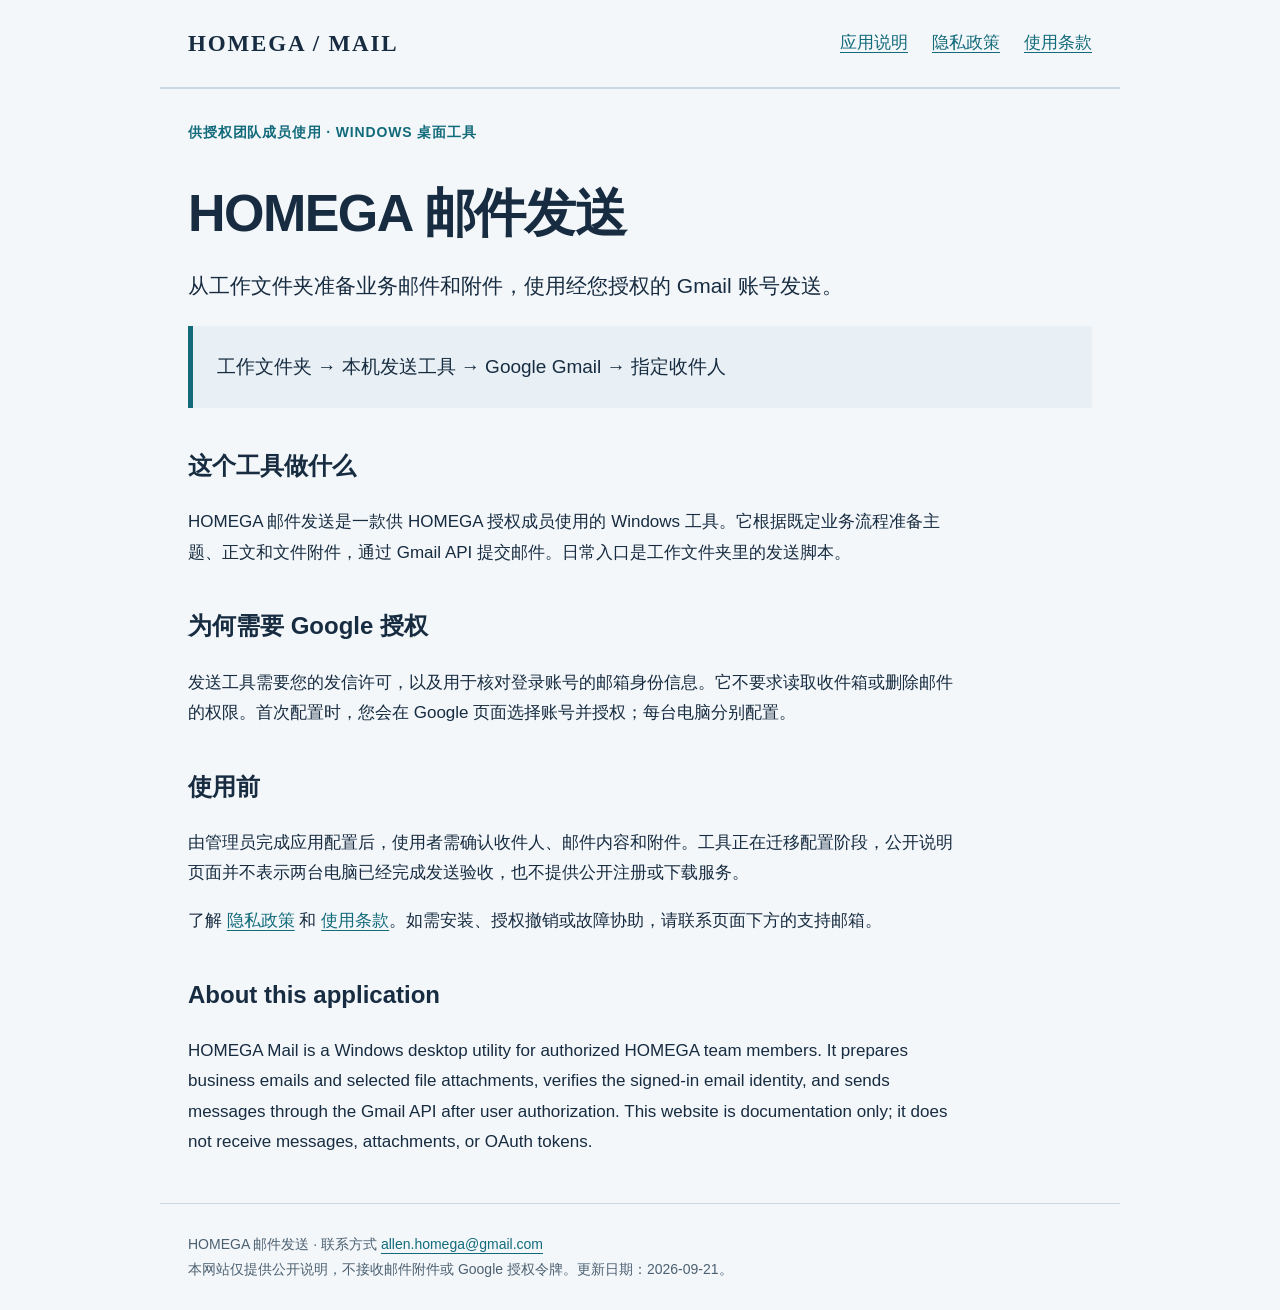
<file: index.html>
<!doctype html><html lang="zh-CN"><head><meta name="google-site-verification" content="NMiFF1-9xIgGUfxVZvM3l1IGbUDiIa9Oh_DbdNuP3Os" /><meta charset="utf-8"><meta name="viewport" content="width=device-width,initial-scale=1"><meta name="description" content="HOMEGA 邮件发送应用说明与数据使用政策。"><title>应用说明 | HOMEGA 邮件发送</title><link rel="stylesheet" href="style.css"></head><body><header><a class="brand" href="index.html">HOMEGA / MAIL</a><nav aria-label="主导航"><a href="index.html">应用说明</a><a href="privacy.html">隐私政策</a><a href="terms.html">使用条款</a></nav></header><main><span class="tag">供授权团队成员使用 · WINDOWS 桌面工具</span><h1>HOMEGA 邮件发送</h1><p class="lead">从工作文件夹准备业务邮件和附件，使用经您授权的 Gmail 账号发送。</p><p class="flow">工作文件夹 → 本机发送工具 → Google Gmail → 指定收件人</p><section><h2>这个工具做什么</h2><p>HOMEGA 邮件发送是一款供 HOMEGA 授权成员使用的 Windows 工具。它根据既定业务流程准备主题、正文和文件附件，通过 Gmail API 提交邮件。日常入口是工作文件夹里的发送脚本。</p><h2>为何需要 Google 授权</h2><p>发送工具需要您的发信许可，以及用于核对登录账号的邮箱身份信息。它不要求读取收件箱或删除邮件的权限。首次配置时，您会在 Google 页面选择账号并授权；每台电脑分别配置。</p><h2>使用前</h2><p>由管理员完成应用配置后，使用者需确认收件人、邮件内容和附件。工具正在迁移配置阶段，公开说明页面并不表示两台电脑已经完成发送验收，也不提供公开注册或下载服务。</p><p>了解 <a href="privacy.html">隐私政策</a> 和 <a href="terms.html">使用条款</a>。如需安装、授权撤销或故障协助，请联系页面下方的支持邮箱。</p><h2 lang="en">About this application</h2><p lang="en">HOMEGA Mail is a Windows desktop utility for authorized HOMEGA team members. It prepares business emails and selected file attachments, verifies the signed-in email identity, and sends messages through the Gmail API after user authorization. This website is documentation only; it does not receive messages, attachments, or OAuth tokens.</p></section></main><footer>HOMEGA 邮件发送 · 联系方式 <a href="mailto:allen.homega@gmail.com">allen.homega@gmail.com</a><br>本网站仅提供公开说明，不接收邮件附件或 Google 授权令牌。更新日期：2026-09-21。</footer></body></html>
</file>
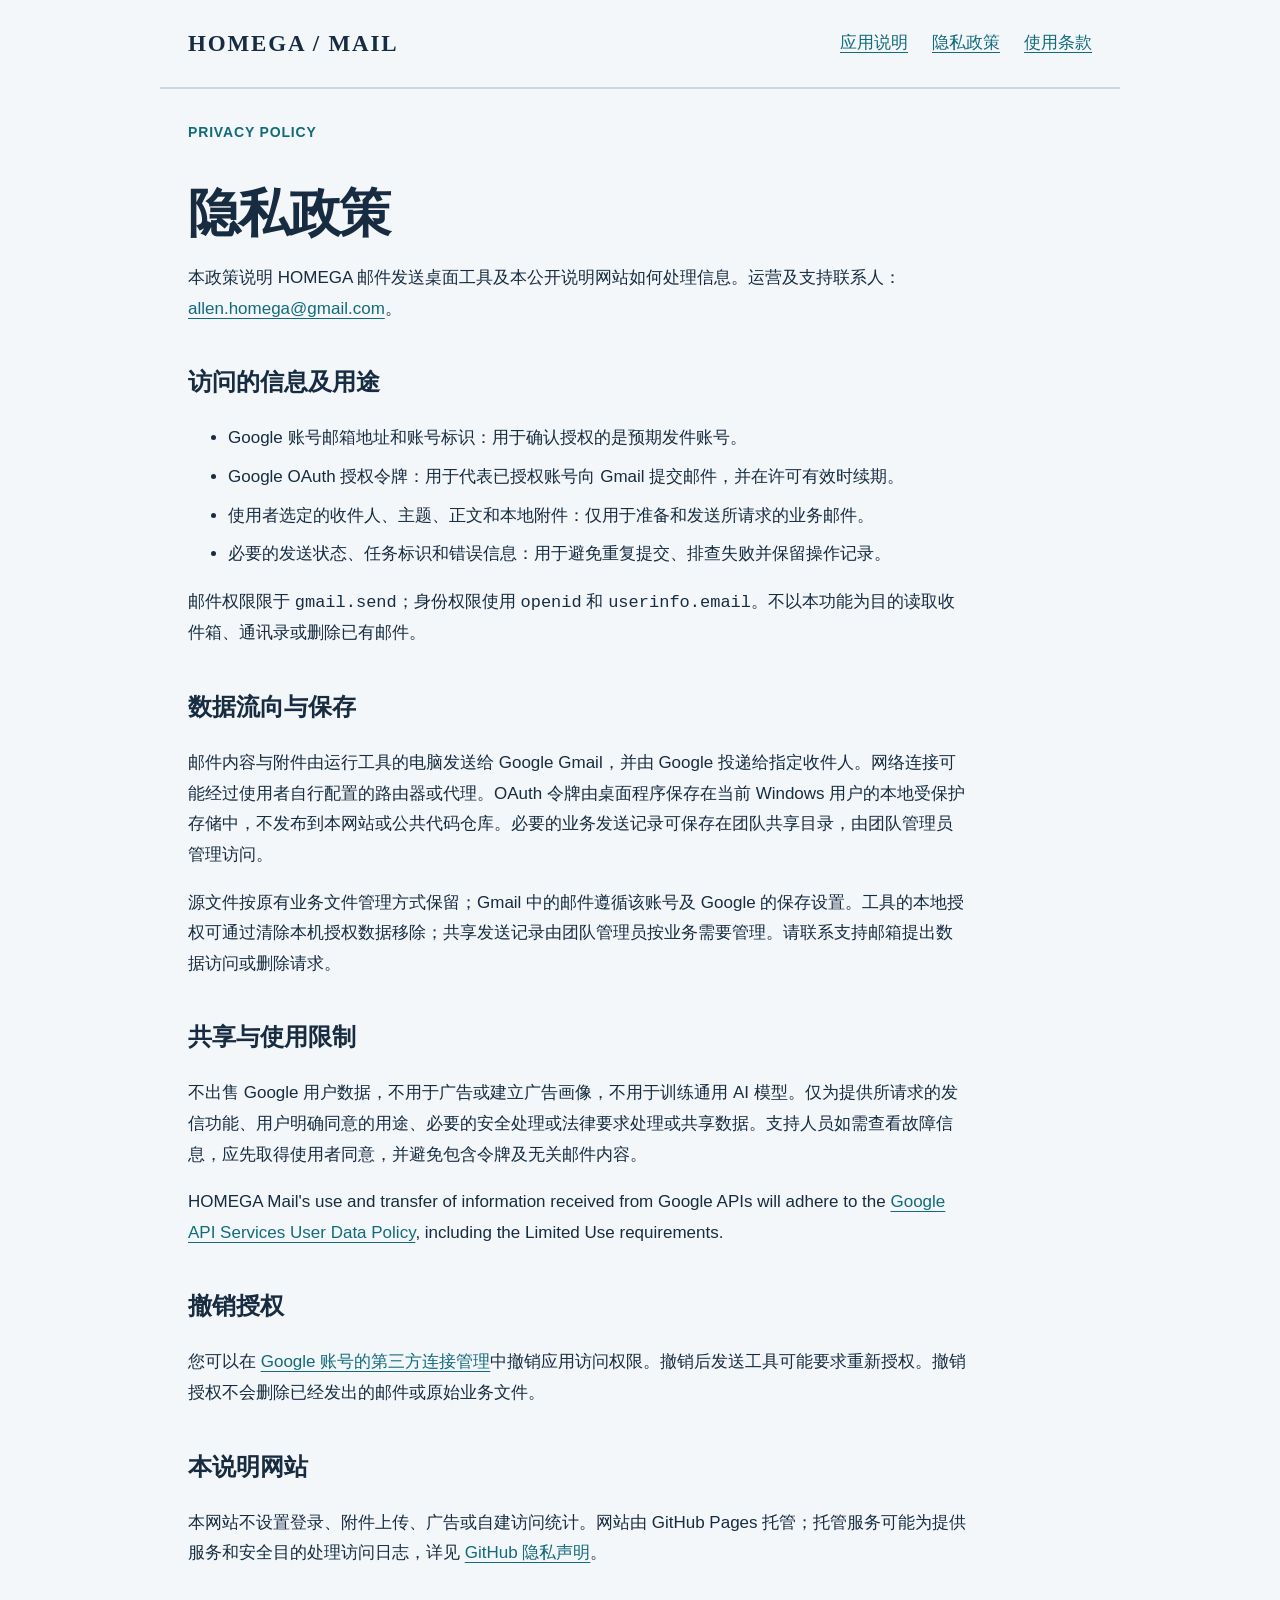
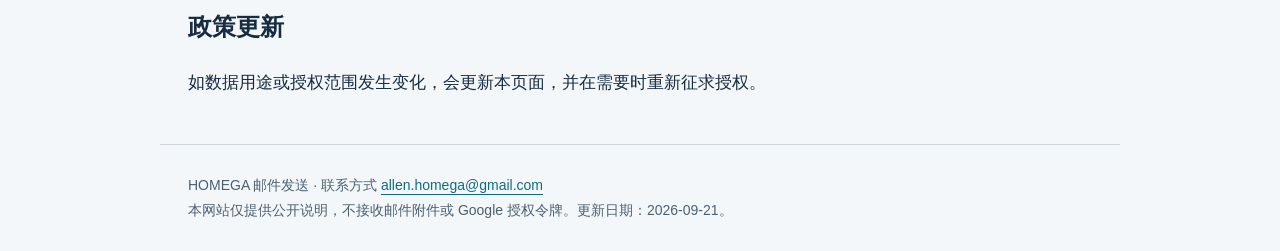
<file: privacy.html>
<!doctype html><html lang="zh-CN"><head><meta charset="utf-8"><meta name="viewport" content="width=device-width,initial-scale=1"><meta name="description" content="HOMEGA 邮件发送应用说明与数据使用政策。"><title>隐私政策 | HOMEGA 邮件发送</title><link rel="stylesheet" href="style.css"></head><body><header><a class="brand" href="index.html">HOMEGA / MAIL</a><nav aria-label="主导航"><a href="index.html">应用说明</a><a href="privacy.html">隐私政策</a><a href="terms.html">使用条款</a></nav></header><main><span class="tag">PRIVACY POLICY</span><h1>隐私政策</h1><section><p>本政策说明 HOMEGA 邮件发送桌面工具及本公开说明网站如何处理信息。运营及支持联系人：<a href="mailto:allen.homega@gmail.com">allen.homega@gmail.com</a>。</p><h2>访问的信息及用途</h2><ul><li>Google 账号邮箱地址和账号标识：用于确认授权的是预期发件账号。</li><li>Google OAuth 授权令牌：用于代表已授权账号向 Gmail 提交邮件，并在许可有效时续期。</li><li>使用者选定的收件人、主题、正文和本地附件：仅用于准备和发送所请求的业务邮件。</li><li>必要的发送状态、任务标识和错误信息：用于避免重复提交、排查失败并保留操作记录。</li></ul><p>邮件权限限于 <code>gmail.send</code>；身份权限使用 <code>openid</code> 和 <code>userinfo.email</code>。不以本功能为目的读取收件箱、通讯录或删除已有邮件。</p><h2>数据流向与保存</h2><p>邮件内容与附件由运行工具的电脑发送给 Google Gmail，并由 Google 投递给指定收件人。网络连接可能经过使用者自行配置的路由器或代理。OAuth 令牌由桌面程序保存在当前 Windows 用户的本地受保护存储中，不发布到本网站或公共代码仓库。必要的业务发送记录可保存在团队共享目录，由团队管理员管理访问。</p><p>源文件按原有业务文件管理方式保留；Gmail 中的邮件遵循该账号及 Google 的保存设置。工具的本地授权可通过清除本机授权数据移除；共享发送记录由团队管理员按业务需要管理。请联系支持邮箱提出数据访问或删除请求。</p><h2>共享与使用限制</h2><p>不出售 Google 用户数据，不用于广告或建立广告画像，不用于训练通用 AI 模型。仅为提供所请求的发信功能、用户明确同意的用途、必要的安全处理或法律要求处理或共享数据。支持人员如需查看故障信息，应先取得使用者同意，并避免包含令牌及无关邮件内容。</p><p lang="en">HOMEGA Mail's use and transfer of information received from Google APIs will adhere to the <a href="https://developers.google.com/terms/api-services-user-data-policy">Google API Services User Data Policy</a>, including the Limited Use requirements.</p><h2>撤销授权</h2><p>您可以在 <a href="https://myaccount.google.com/connections">Google 账号的第三方连接管理</a>中撤销应用访问权限。撤销后发送工具可能要求重新授权。撤销授权不会删除已经发出的邮件或原始业务文件。</p><h2>本说明网站</h2><p>本网站不设置登录、附件上传、广告或自建访问统计。网站由 GitHub Pages 托管；托管服务可能为提供服务和安全目的处理访问日志，详见 <a href="https://docs.github.com/en/site-policy/privacy-policies/github-general-privacy-statement">GitHub 隐私声明</a>。</p><h2>政策更新</h2><p>如数据用途或授权范围发生变化，会更新本页面，并在需要时重新征求授权。</p></section></main><footer>HOMEGA 邮件发送 · 联系方式 <a href="mailto:allen.homega@gmail.com">allen.homega@gmail.com</a><br>本网站仅提供公开说明，不接收邮件附件或 Google 授权令牌。更新日期：2026-09-21。</footer></body></html>
</file>
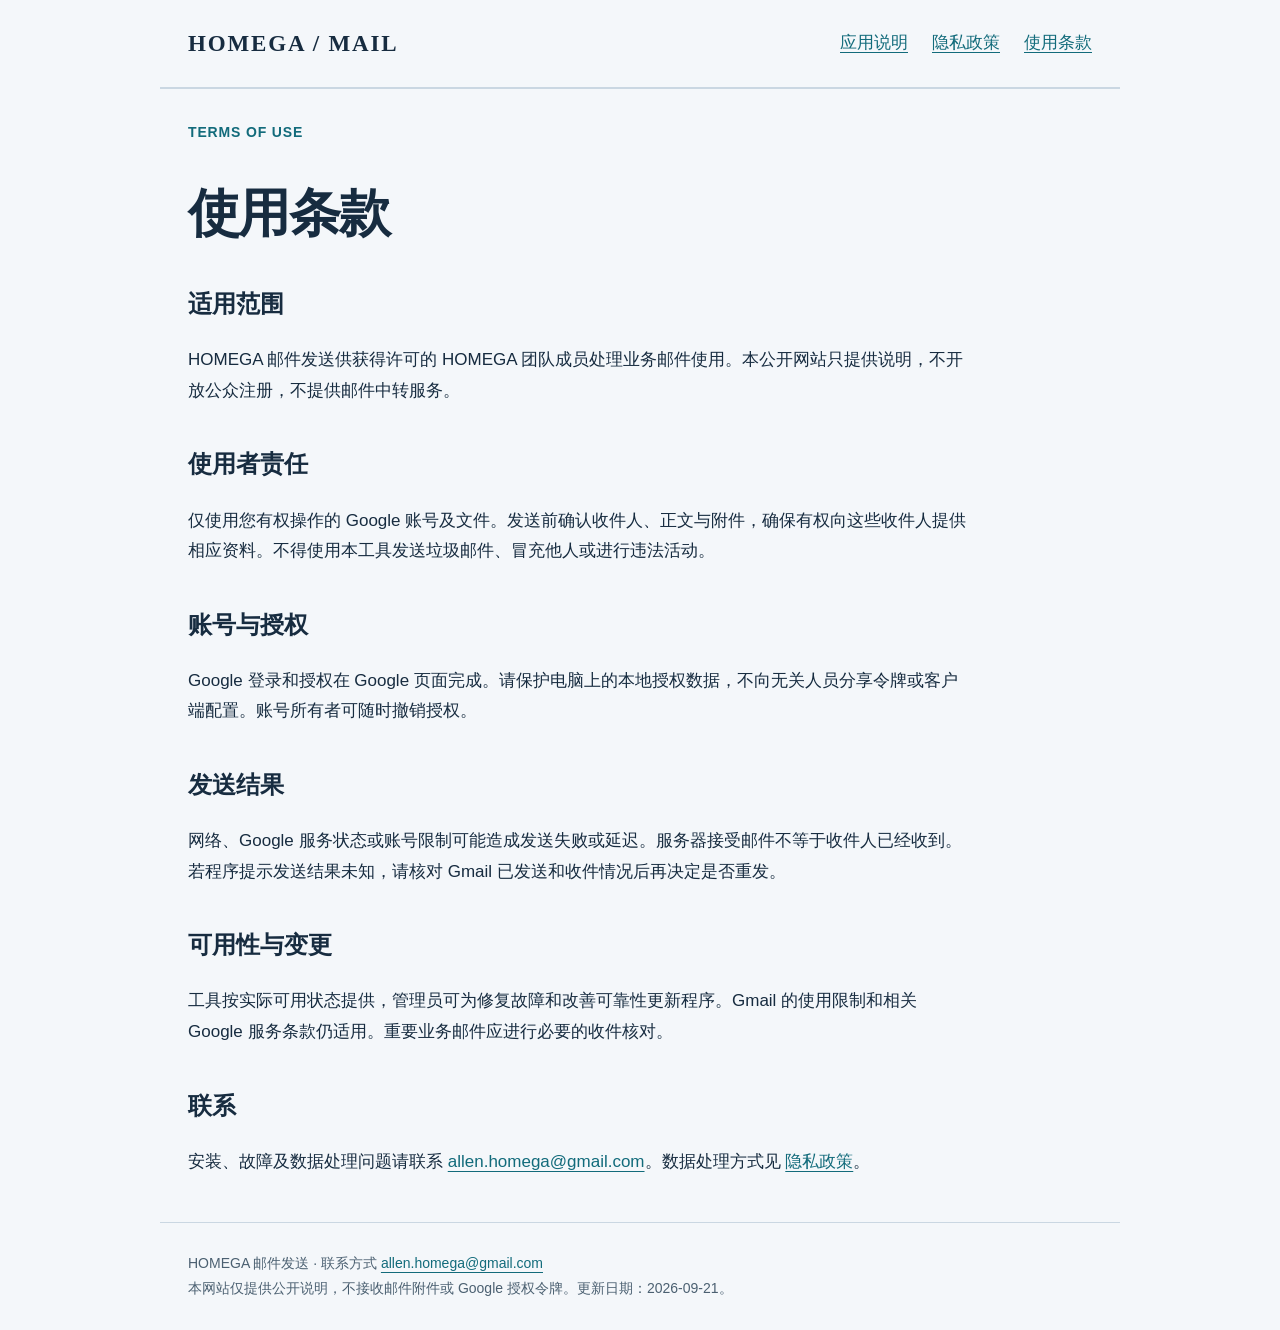
<file: terms.html>
<!doctype html><html lang="zh-CN"><head><meta charset="utf-8"><meta name="viewport" content="width=device-width,initial-scale=1"><meta name="description" content="HOMEGA 邮件发送应用说明与数据使用政策。"><title>使用条款 | HOMEGA 邮件发送</title><link rel="stylesheet" href="style.css"></head><body><header><a class="brand" href="index.html">HOMEGA / MAIL</a><nav aria-label="主导航"><a href="index.html">应用说明</a><a href="privacy.html">隐私政策</a><a href="terms.html">使用条款</a></nav></header><main><span class="tag">TERMS OF USE</span><h1>使用条款</h1><section><h2>适用范围</h2><p>HOMEGA 邮件发送供获得许可的 HOMEGA 团队成员处理业务邮件使用。本公开网站只提供说明，不开放公众注册，不提供邮件中转服务。</p><h2>使用者责任</h2><p>仅使用您有权操作的 Google 账号及文件。发送前确认收件人、正文与附件，确保有权向这些收件人提供相应资料。不得使用本工具发送垃圾邮件、冒充他人或进行违法活动。</p><h2>账号与授权</h2><p>Google 登录和授权在 Google 页面完成。请保护电脑上的本地授权数据，不向无关人员分享令牌或客户端配置。账号所有者可随时撤销授权。</p><h2>发送结果</h2><p>网络、Google 服务状态或账号限制可能造成发送失败或延迟。服务器接受邮件不等于收件人已经收到。若程序提示发送结果未知，请核对 Gmail 已发送和收件情况后再决定是否重发。</p><h2>可用性与变更</h2><p>工具按实际可用状态提供，管理员可为修复故障和改善可靠性更新程序。Gmail 的使用限制和相关 Google 服务条款仍适用。重要业务邮件应进行必要的收件核对。</p><h2>联系</h2><p>安装、故障及数据处理问题请联系 <a href="mailto:allen.homega@gmail.com">allen.homega@gmail.com</a>。数据处理方式见 <a href="privacy.html">隐私政策</a>。</p></section></main><footer>HOMEGA 邮件发送 · 联系方式 <a href="mailto:allen.homega@gmail.com">allen.homega@gmail.com</a><br>本网站仅提供公开说明，不接收邮件附件或 Google 授权令牌。更新日期：2026-09-21。</footer></body></html>
</file>
<file: style.css>
*{box-sizing:border-box}body{margin:0;background:#f4f7fa;color:#172c40;font:17px/1.8 "Segoe UI","Microsoft YaHei",sans-serif}a{color:#126b7b;text-underline-offset:4px}a:focus-visible{outline:3px solid #e69b35;outline-offset:4px}header,main,footer{max-width:960px;margin:auto;padding:28px}header{display:flex;align-items:center;justify-content:space-between;gap:24px;border-bottom:2px solid #cad7e2}.brand{font:700 23px/1.2 Georgia,serif;letter-spacing:.08em;text-decoration:none;color:#172c40}nav{display:flex;gap:24px;flex-wrap:wrap}h1{font-size:clamp(32px,5vw,52px);line-height:1.25;margin:34px 0 16px;letter-spacing:-.03em}h2{font-size:24px;margin-top:36px}.lead{font-size:21px;max-width:720px}.tag{display:inline-block;color:#126b7b;font-weight:700;font-size:14px;letter-spacing:.06em}.flow{padding:24px;border-left:5px solid #126b7b;background:#e8f0f5;font-size:19px}.note{color:#4b6071;font-size:15px}section{max-width:780px}footer{border-top:1px solid #cad7e2;font-size:14px;color:#4b6071}li{margin-bottom:8px}@media(max-width:600px){header{display:block}nav{margin-top:20px;gap:18px}header,main,footer{padding:22px}body{font-size:16px}}
</file>
